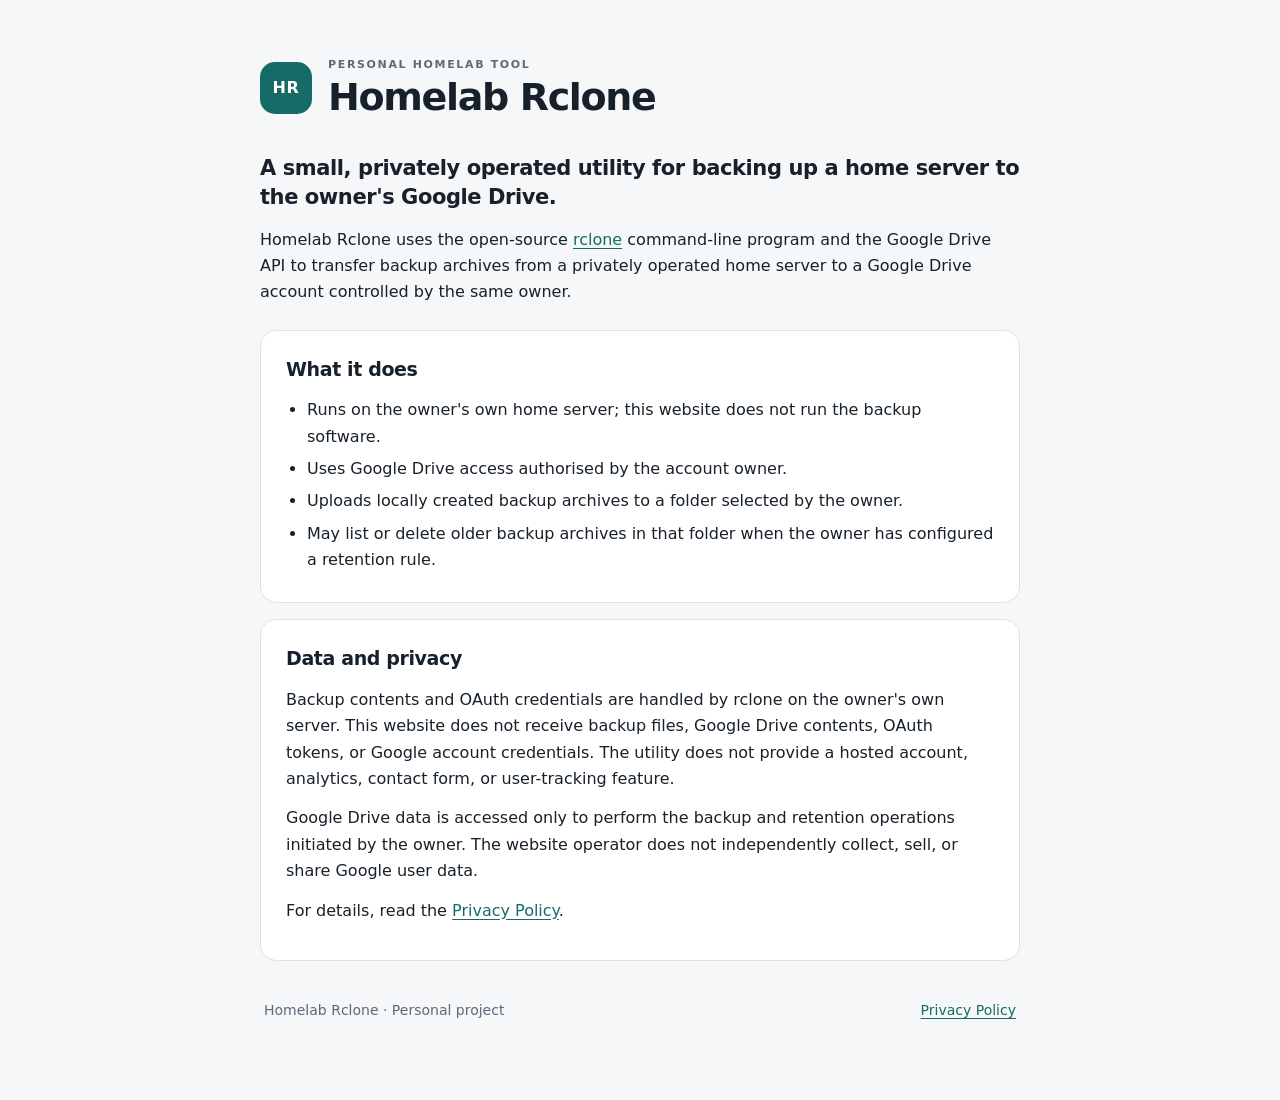
<file: index.html>
<!doctype html>
<html lang="en">
<head>
  <meta charset="utf-8">
  <meta name="viewport" content="width=device-width, initial-scale=1">
  <meta name="description" content="Information about Homelab Rclone, a personal utility for backing up a privately operated home server to Google Drive.">
  <title>Homelab Rclone</title>
  <link rel="stylesheet" href="style.css">
</head>
<body>
  <main class="wrap">
    <header class="top">
      <div class="mark" aria-hidden="true">HR</div>
      <div>
        <p class="eyebrow">PERSONAL HOMELAB TOOL</p>
        <h1>Homelab Rclone</h1>
      </div>
    </header>

    <section class="intro">
      <p class="lead">A small, privately operated utility for backing up a home server to the owner's Google Drive.</p>
      <p>Homelab Rclone uses the open-source <a href="https://rclone.org/" rel="noopener noreferrer">rclone</a> command-line program and the Google Drive API to transfer backup archives from a privately operated home server to a Google Drive account controlled by the same owner.</p>
    </section>

    <section class="panel">
      <h2>What it does</h2>
      <ul>
        <li>Runs on the owner's own home server; this website does not run the backup software.</li>
        <li>Uses Google Drive access authorised by the account owner.</li>
        <li>Uploads locally created backup archives to a folder selected by the owner.</li>
        <li>May list or delete older backup archives in that folder when the owner has configured a retention rule.</li>
      </ul>
    </section>

    <section class="panel">
      <h2>Data and privacy</h2>
      <p>Backup contents and OAuth credentials are handled by rclone on the owner's own server. This website does not receive backup files, Google Drive contents, OAuth tokens, or Google account credentials. The utility does not provide a hosted account, analytics, contact form, or user-tracking feature.</p>
      <p>Google Drive data is accessed only to perform the backup and retention operations initiated by the owner. The website operator does not independently collect, sell, or share Google user data.</p>
      <p>For details, read the <a href="privacy.html">Privacy Policy</a>.</p>
    </section>

    <footer>
      <span>Homelab Rclone · Personal project</span>
      <a href="privacy.html">Privacy Policy</a>
    </footer>
  </main>
</body>
</html>
</file>
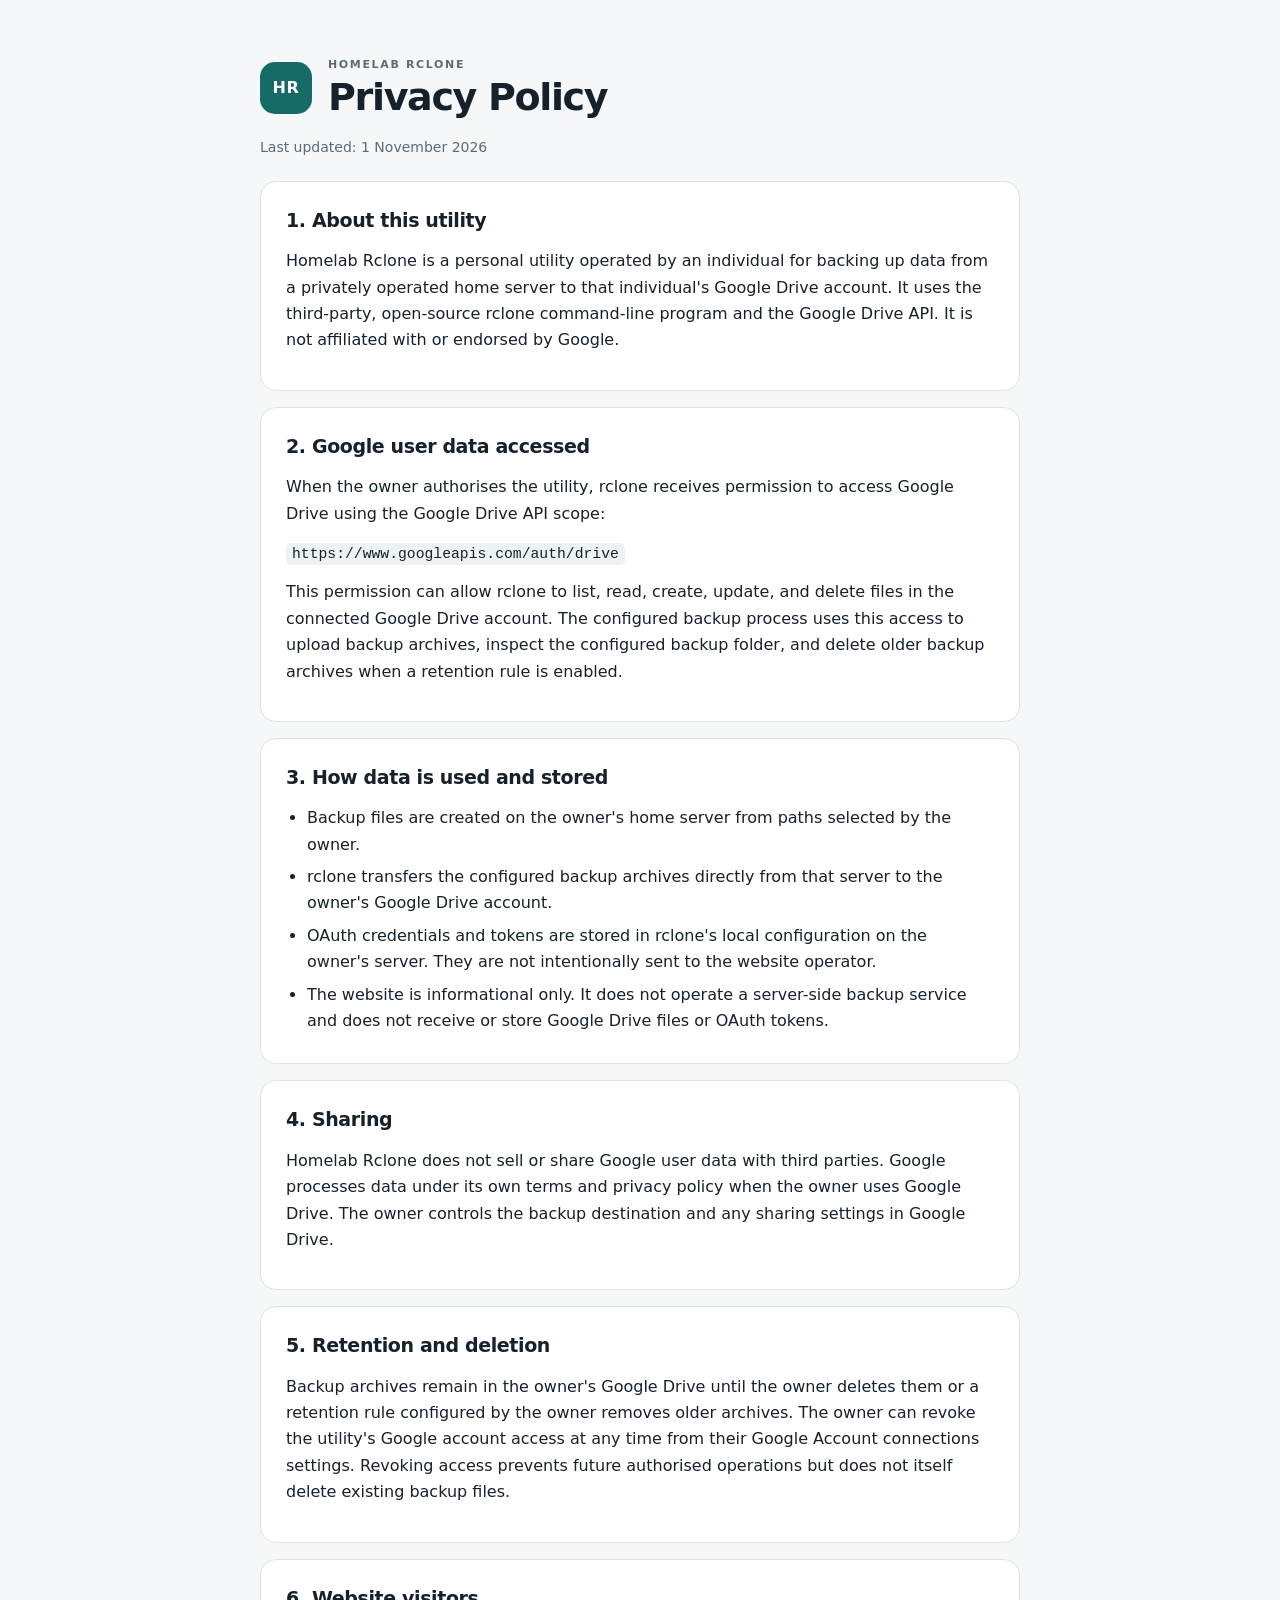
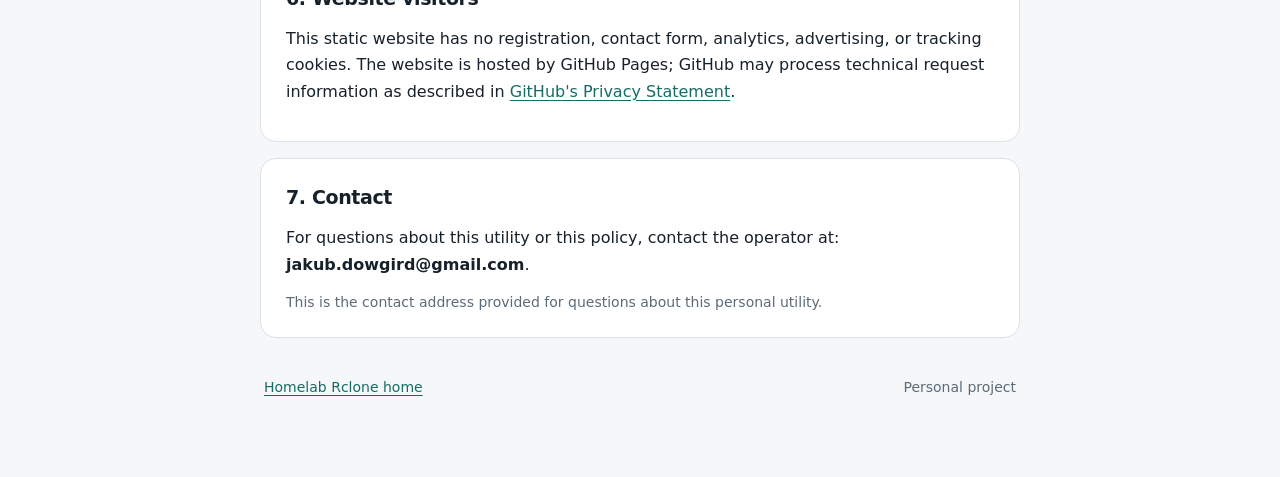
<file: privacy.html>
<!doctype html>
<html lang="en">
<head>
  <meta charset="utf-8">
  <meta name="viewport" content="width=device-width, initial-scale=1">
  <meta name="description" content="Privacy Policy for Homelab Rclone.">
  <title>Privacy Policy · Homelab Rclone</title>
  <link rel="stylesheet" href="style.css">
</head>
<body>
  <main class="wrap">
    <header class="top">
      <a class="mark" href="index.html" aria-label="Homelab Rclone home">HR</a>
      <div>
        <p class="eyebrow">HOMELAB RCLONE</p>
        <h1>Privacy Policy</h1>
      </div>
    </header>

    <p class="updated">Last updated: 1 November 2026</p>

    <section class="panel">
      <h2>1. About this utility</h2>
      <p>Homelab Rclone is a personal utility operated by an individual for backing up data from a privately operated home server to that individual's Google Drive account. It uses the third-party, open-source rclone command-line program and the Google Drive API. It is not affiliated with or endorsed by Google.</p>
    </section>

    <section class="panel">
      <h2>2. Google user data accessed</h2>
      <p>When the owner authorises the utility, rclone receives permission to access Google Drive using the Google Drive API scope:</p>
      <p><code>https://www.googleapis.com/auth/drive</code></p>
      <p>This permission can allow rclone to list, read, create, update, and delete files in the connected Google Drive account. The configured backup process uses this access to upload backup archives, inspect the configured backup folder, and delete older backup archives when a retention rule is enabled.</p>
    </section>

    <section class="panel">
      <h2>3. How data is used and stored</h2>
      <ul>
        <li>Backup files are created on the owner's home server from paths selected by the owner.</li>
        <li>rclone transfers the configured backup archives directly from that server to the owner's Google Drive account.</li>
        <li>OAuth credentials and tokens are stored in rclone's local configuration on the owner's server. They are not intentionally sent to the website operator.</li>
        <li>The website is informational only. It does not operate a server-side backup service and does not receive or store Google Drive files or OAuth tokens.</li>
      </ul>
    </section>

    <section class="panel">
      <h2>4. Sharing</h2>
      <p>Homelab Rclone does not sell or share Google user data with third parties. Google processes data under its own terms and privacy policy when the owner uses Google Drive. The owner controls the backup destination and any sharing settings in Google Drive.</p>
    </section>

    <section class="panel">
      <h2>5. Retention and deletion</h2>
      <p>Backup archives remain in the owner's Google Drive until the owner deletes them or a retention rule configured by the owner removes older archives. The owner can revoke the utility's Google account access at any time from their Google Account connections settings. Revoking access prevents future authorised operations but does not itself delete existing backup files.</p>
    </section>

    <section class="panel">
      <h2>6. Website visitors</h2>
      <p>This static website has no registration, contact form, analytics, advertising, or tracking cookies. The website is hosted by GitHub Pages; GitHub may process technical request information as described in <a href="https://docs.github.com/en/site-policy/privacy-policies/github-privacy-statement" rel="noopener noreferrer">GitHub's Privacy Statement</a>.</p>
    </section>

    <section class="panel">
      <h2>7. Contact</h2>
      <p>For questions about this utility or this policy, contact the operator at: <strong>jakub.dowgird@gmail.com</strong>.</p>
      <p class="note">This is the contact address provided for questions about this personal utility.</p>
    </section>

    <footer>
      <a href="index.html">Homelab Rclone home</a>
      <span>Personal project</span>
    </footer>
  </main>
</body>
</html>
</file>
<file: style.css>
:root {
  color-scheme: light;
  --ink: #17212b;
  --muted: #5c6b78;
  --line: #dbe3e8;
  --paper: #f5f7f8;
  --white: #ffffff;
  --accent: #176b66;
}
* { box-sizing: border-box; }
body {
  margin: 0;
  background: var(--paper);
  color: var(--ink);
  font: 16px/1.65 system-ui, -apple-system, BlinkMacSystemFont, "Segoe UI", sans-serif;
}
.wrap { width: min(760px, calc(100% - 36px)); margin: 56px auto; }
.top { display: flex; align-items: center; gap: 16px; margin-bottom: 34px; }
.mark {
  display: grid; place-items: center; width: 52px; height: 52px;
  border-radius: 15px; background: var(--accent); color: white;
  font-weight: 750; letter-spacing: .04em; text-decoration: none;
}
.eyebrow { margin: 0 0 2px; color: var(--muted); font-size: 11px; font-weight: 700; letter-spacing: .15em; }
h1 { margin: 0; font-size: clamp(28px, 6vw, 38px); line-height: 1.15; letter-spacing: -.035em; }
h2 { margin: 0 0 12px; font-size: 19px; letter-spacing: -.02em; }
p { margin: 0 0 13px; }
a { color: var(--accent); text-underline-offset: 3px; }
.lead { margin-bottom: 14px; font-size: 21px; line-height: 1.4; font-weight: 600; letter-spacing: -.02em; }
.intro { margin-bottom: 24px; }
.panel { margin: 16px 0; padding: 23px 25px; border: 1px solid var(--line); border-radius: 16px; background: var(--white); }
ul { margin: 0; padding-left: 21px; }
li { margin: 6px 0; }
.updated, .note { color: var(--muted); font-size: 14px; }
.updated { margin: -18px 0 22px; }
.note { margin: 12px 0 0; }
code { overflow-wrap: anywhere; padding: 3px 6px; border-radius: 5px; background: #eef2f3; font-size: .92em; }
footer { display: flex; justify-content: space-between; gap: 14px; flex-wrap: wrap; padding: 22px 4px; color: var(--muted); font-size: 14px; }
@media (max-width: 520px) { .wrap { margin: 30px auto; } .panel { padding: 19px; } }
</file>
